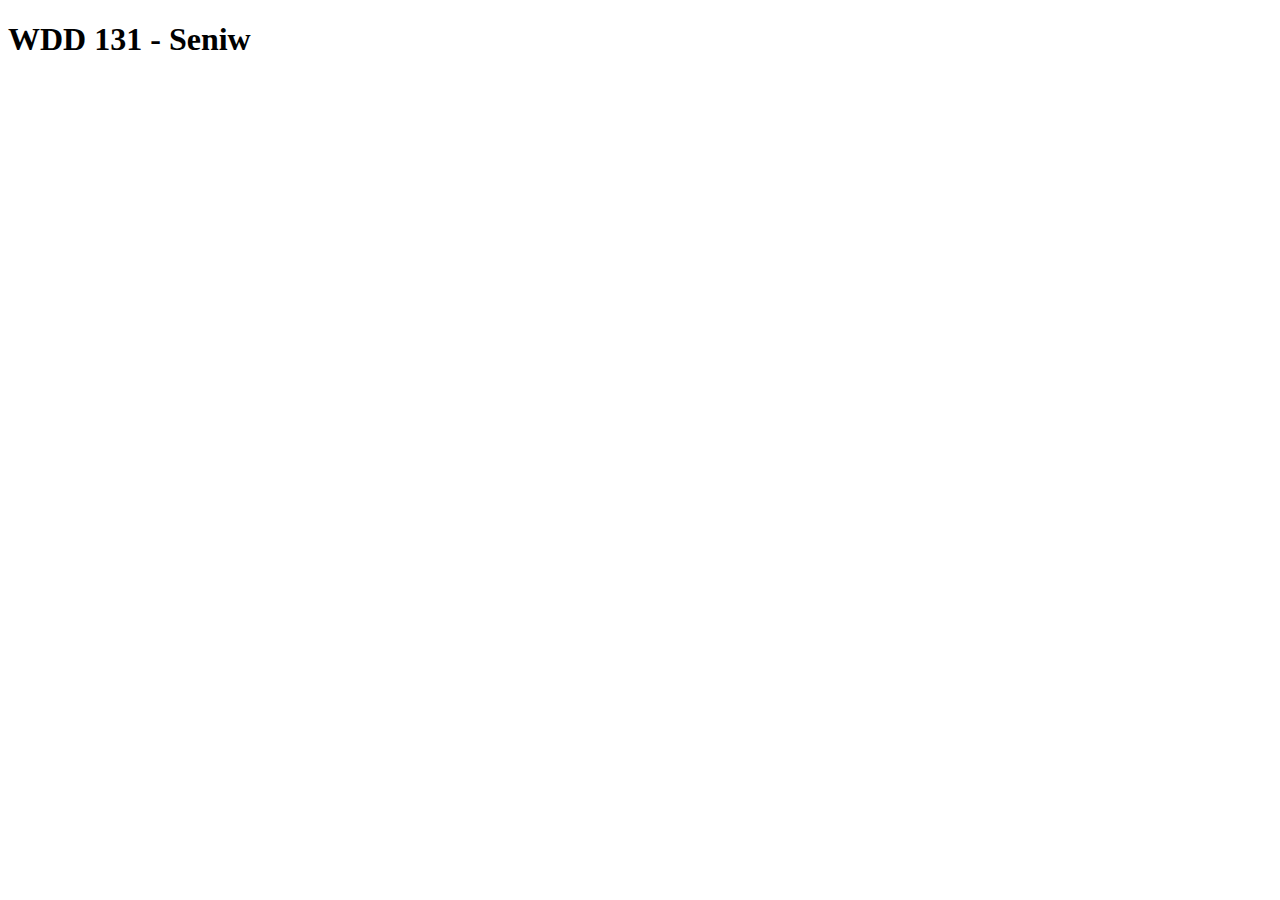
<file: index.html>
<!DOCTYPE html>
<html lang="en">
<head>
    <meta charset="UTF-8">
    <meta name="viewport" content="width=device-width, initial-scale=1.0">
    <title>WDD 131</title>
</head>
<body>
    <h1>WDD 131 -  Seniw</h1>
</body>
</html>
</file>
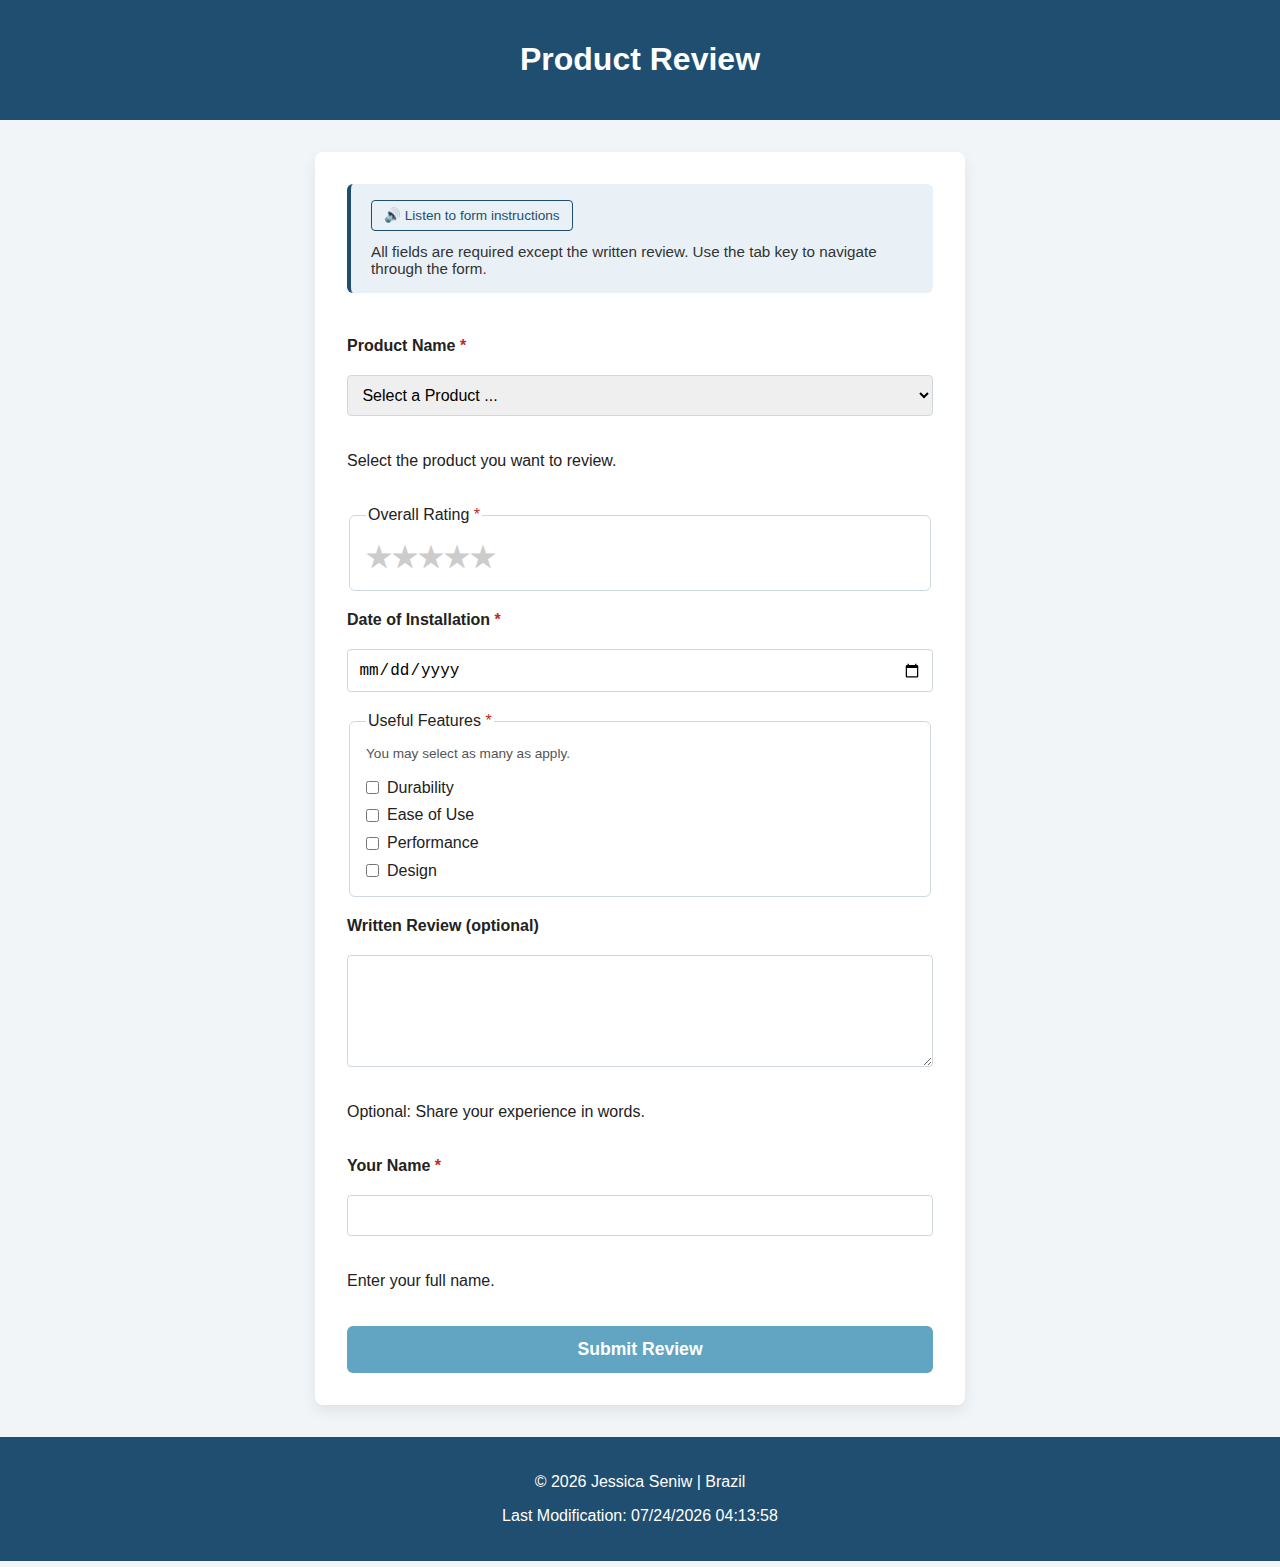
<file: form.html>
<!DOCTYPE html>
<html lang="en">

<head>
    <meta charset="UTF-8">
    <meta name="viewport" content="width=device-width, initial-scale=1.0">

    <!-- ============ FORM PAGE ============ -->
    <meta name="description"
        content="Submit a product review by selecting a product, rating its performance, choosing useful features, and sharing your experience.">
    <meta name="author" content="Jéssica Seniw">

    <title>Product Review Form</title>

    <link rel="stylesheet" href="styles/form.css">
    <script src="scripts/form.js" defer></script>
</head>

<body>

    <!-- ============ FORM PAGE HEADER ============ -->
    <header>
        <h1>Product Review</h1>
    </header>

    <!-- ============ FORM PAGE CONTENT ============ -->
    <main>
        <form method="get" action="review.html" aria-describedby="required-info">

            <!-- Instructions + Accessibility -->
            <section class="form-info" aria-labelledby="form-instructions">
                <button type="button" class="audio-btn" id="audioHelp" aria-label="Listen to form instructions"
                    aria-pressed="false">
                    🔊 Listen to form instructions
                </button>

                <p id="form-instructions">
                    All fields are required except the written review.
                    Use the tab key to navigate through the form.
                </p>
            </section>

            <!-- Product -->
            <label for="product">Product Name <span class="required">*</span></label>
            <select id="product" name="product" required aria-required="true" aria-describedby="productHelp">
                <option value="" disabled selected>Select a Product ...</option>
            </select>
            <p id="productHelp" class="helper-text">Select the product you want to review.</p>

            <!-- Rating -->
            <fieldset class="rating" role="radiogroup" aria-required="true" aria-labelledby="ratingLegend">
                <legend id="ratingLegend">Overall Rating <span class="required">*</span></legend>

                <div class="stars">
                    <input type="radio" id="star5" name="rating" value="5" role="radio" aria-label="5 stars">
                    <label for="star5">★</label>

                    <input type="radio" id="star4" name="rating" value="4" role="radio" aria-label="4 stars">
                    <label for="star4">★</label>

                    <input type="radio" id="star3" name="rating" value="3" role="radio" aria-label="3 stars">
                    <label for="star3">★</label>

                    <input type="radio" id="star2" name="rating" value="2" role="radio" aria-label="2 stars">
                    <label for="star2">★</label>

                    <input type="radio" id="star1" name="rating" value="1" role="radio" required aria-label="1 star">
                    <label for="star1">★</label>
                </div>
            </fieldset>

            <!-- Installation Date -->
            <label for="installDate">Date of Installation <span class="required">*</span></label>
            <input type="date" id="installDate" name="installDate" required aria-required="true">

            <!-- Useful Features -->
            <fieldset class="features">
                <legend>Useful Features <span class="required">*</span></legend>
                <p class="helper-text">You may select as many as apply.</p>

                <label class="checkbox-item">
                    <input type="checkbox" name="features" value="durability" required>
                    Durability
                </label>

                <label class="checkbox-item">
                    <input type="checkbox" name="features" value="easeOfUse">
                    Ease of Use
                </label>

                <label class="checkbox-item">
                    <input type="checkbox" name="features" value="performance">
                    Performance
                </label>

                <label class="checkbox-item">
                    <input type="checkbox" name="features" value="design">
                    Design
                </label>
            </fieldset>

            <!-- Review -->
            <label for="review">Written Review (optional)</label>
            <textarea id="review" name="review" rows="5" aria-describedby="reviewHelp"></textarea>
            <p id="reviewHelp" class="helper-text">Optional: Share your experience in words.</p>

            <!-- Username -->
            <label for="username">Your Name <span class="required">*</span></label>
            <input type="text" id="username" name="username" required aria-required="true"
                aria-describedby="usernameHelp">
            <p id="usernameHelp" class="helper-text">Enter your full name.</p>

            <input type="submit" value="Submit Review">
        </form>
    </main>

    <!-- ============ FORM PAGE FOOTER ============ -->
    <footer>
        <p>© <span id="year"></span> Jessica Seniw | Brazil</p>
        <p class="modified">Last Modification: <span id="lastModified"></span></p>
    </footer>

    <script>
        document.getElementById("year").textContent = new Date().getFullYear();
        document.getElementById("lastModified").textContent = document.lastModified;
    </script>

</body>

</html>
</file>
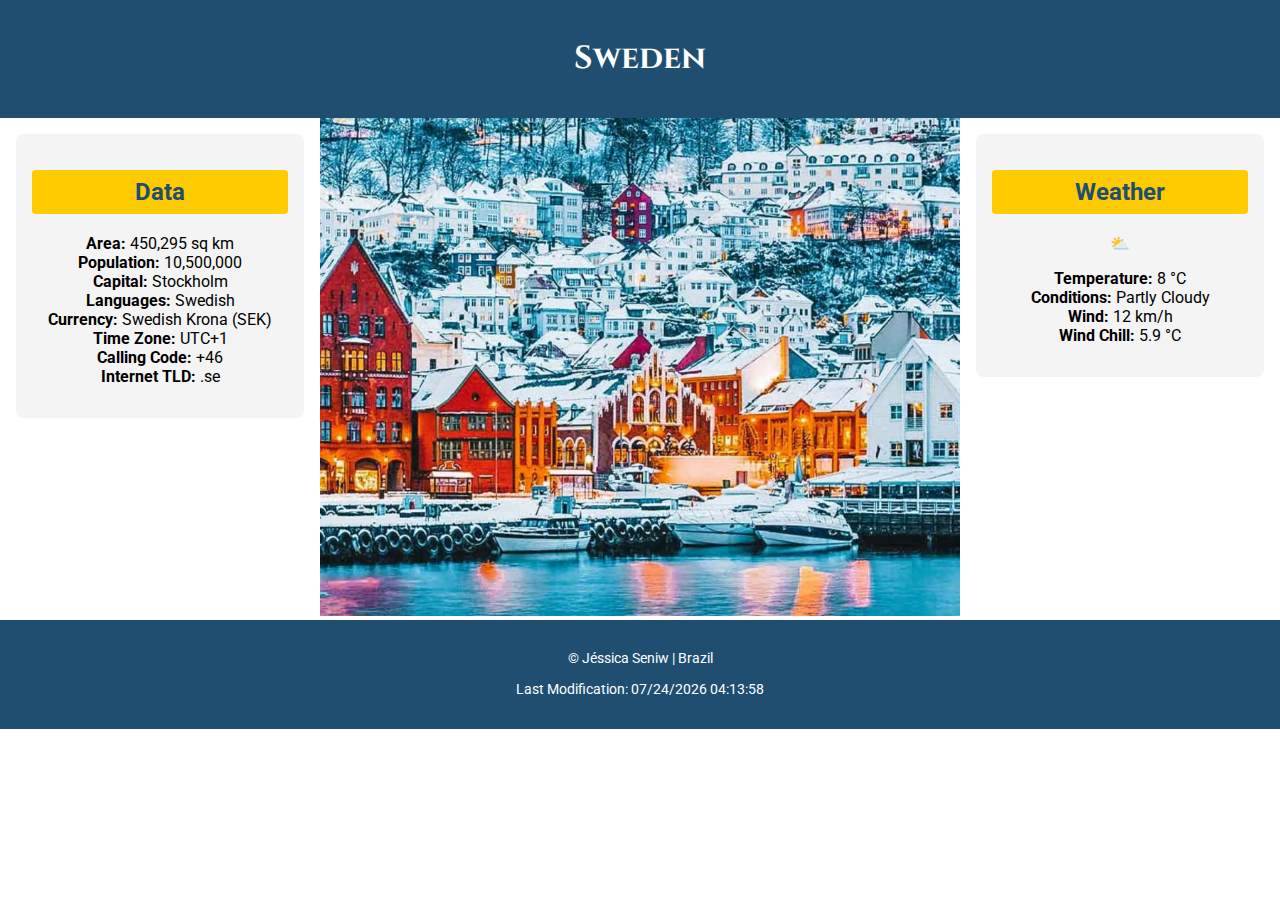
<file: place.html>
<!DOCTYPE html>
<html lang="en">

<head>
    <meta charset="UTF-8">
    <title>Sweden | WDD 131</title>

    <meta name="viewport" content="width=device-width, initial-scale=1.0">
    <meta name="description" content="Information page about Sweden with responsive layout and weather data.">
    <meta name="author" content="Jéssica Seniw">

    <!-- Google Fonts -->
    <link rel="preconnect" href="https://fonts.googleapis.com">
    <link rel="preconnect" href="https://fonts.gstatic.com" crossorigin>
    <link href="https://fonts.googleapis.com/css2?family=Cinzel:wght@600&family=Roboto&display=swap" rel="stylesheet">

    <!-- CSS -->
    <link rel="stylesheet" href="styles/place.css">
    <link rel="stylesheet" href="styles/place-large.css">

    <!-- JS -->
    <script src="scripts/place.js" defer></script>
</head>

<body>

    <header>
        <h1>Sweden</h1>
    </header>

    <main>

        <!-- HERO IMAGE -->
        <section class="hero">
            <picture>
                <source srcset="images/sweden-small.webp" media="(max-width: 600px)">
                <source srcset="images/sweden-medium.webp" media="(max-width: 1024px)">
                <img src="images/sweden-large.webp"
                    alt="Swedish lakeside village with red wooden houses, church and Swedish flag" width="1600"
                    height="900">
            </picture>
        </section>

        <!-- DATA -->
        <section class="data">
            <h2>Data</h2>
            <ul>
                <li><strong>Area:</strong> 450,295 sq km</li>
                <li><strong>Population:</strong> 10,500,000</li>
                <li><strong>Capital:</strong> Stockholm</li>
                <li><strong>Languages:</strong> Swedish</li>
                <li><strong>Currency:</strong> Swedish Krona (SEK)</li>
                <li><strong>Time Zone:</strong> UTC+1</li>
                <li><strong>Calling Code:</strong> +46</li>
                <li><strong>Internet TLD:</strong> .se</li>
            </ul>
        </section>

        <!-- WEATHER -->
        <section class="weather">
            <h2>Weather</h2>
            <div class="weather-icon">⛅</div>
            <ul>
                <li><strong>Temperature:</strong> <span id="temp">8</span> °C</li>
                <li><strong>Conditions:</strong> Partly Cloudy</li>
                <li><strong>Wind:</strong> <span id="wind">12</span> km/h</li>
                <li><strong>Wind Chill:</strong> <span id="chill"></span> °C</li>
            </ul>
        </section>

    </main>

    <footer>
        <p>© <span id="year"></span> Jéssica Seniw | Brazil</p>
        <p>Last Modification: <span id="lastModified"></span></p>
    </footer>

</body>

</html>
</file>
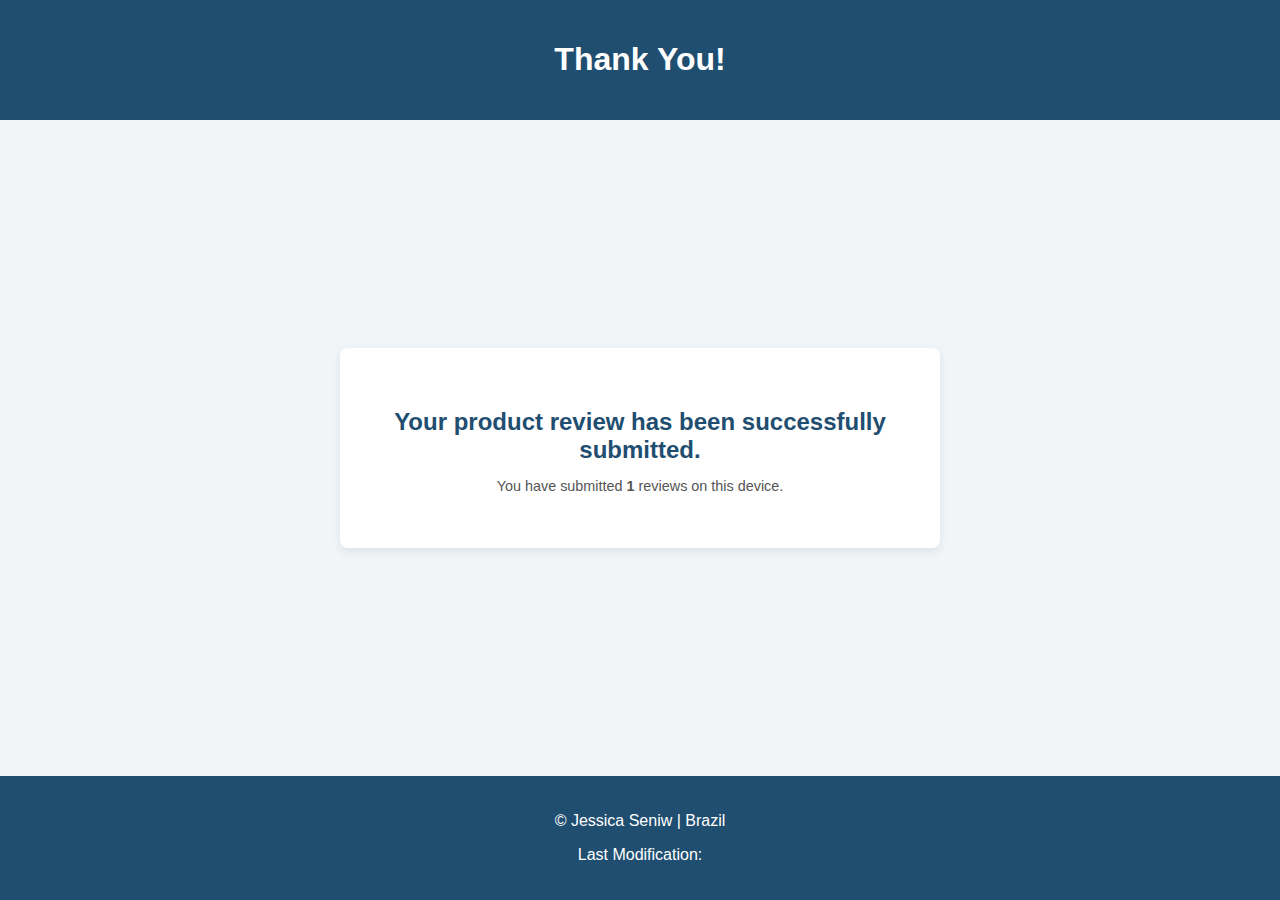
<file: review.html>
<!DOCTYPE html>
<html lang="en">

<head>
    <meta charset="UTF-8">
    <meta name="viewport" content="width=device-width, initial-scale=1.0">
    <meta name="description" content="Confirmation page after submitting a product review.">
    <meta name="author" content="Jéssica Seniw">

    <title>Review Submitted</title>

    <link rel="stylesheet" href="styles/form.css">
    <script src="scripts/review.js" defer></script>
</head>

<body>

    <header>
        <h1>Thank You!</h1>
    </header>

    <main class="confirmation-page">
        <section class="confirmation" aria-live="polite">
            <h2 id="confirmationMessage"></h2>

            <p class="review-info">
                You have submitted
                <strong><span id="reviewCount"></span></strong>
                reviews on this device.
            </p>
        </section>
    </main>

    <footer>
        <p>© <span id="year"></span> Jessica Seniw | Brazil</p>
        <p class="modified">
            Last Modification: <span id="lastModified"></span>
        </p>
    </footer>

</body>

</html>
</file>
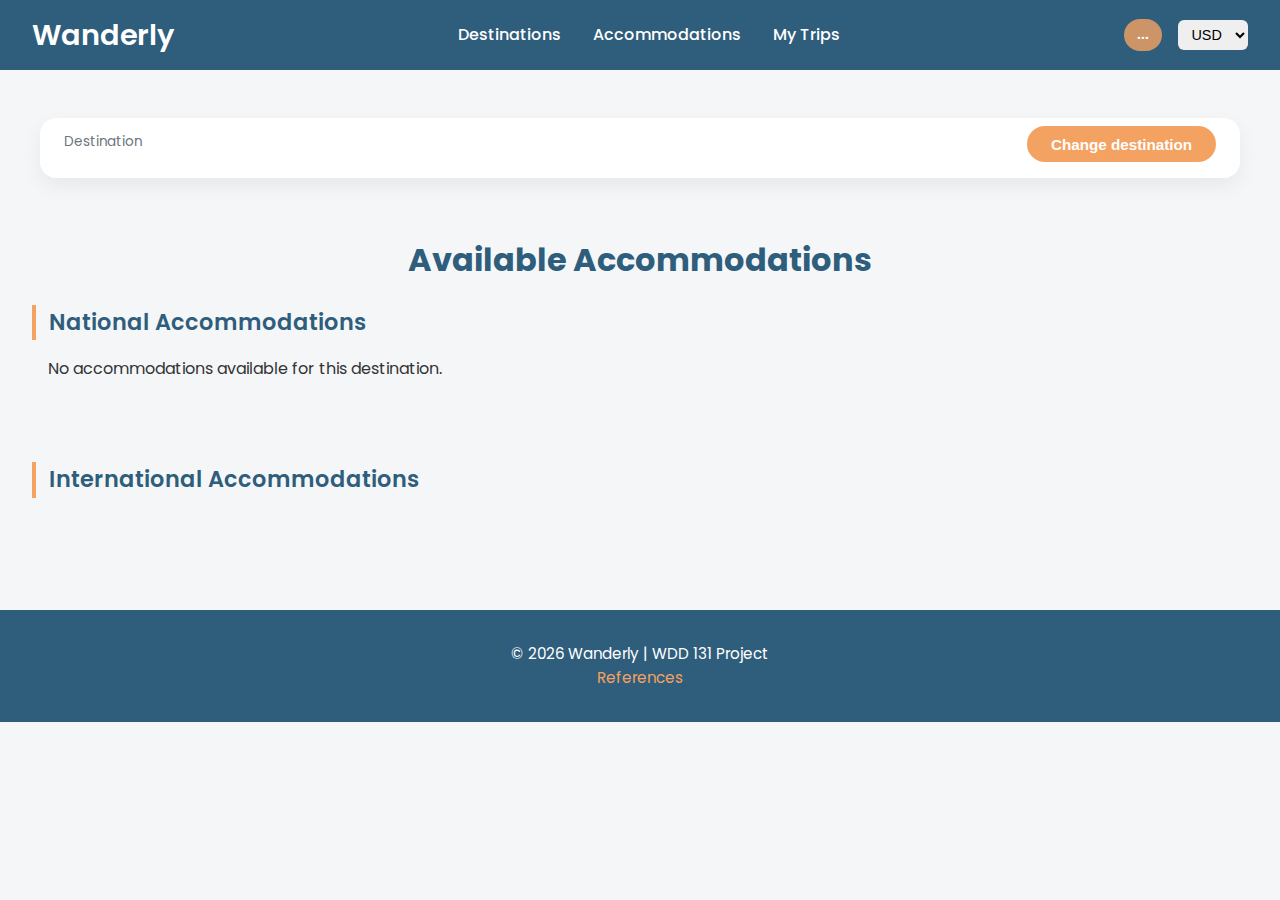
<file: project/listings.html>
<!-- listings.html -->

<!DOCTYPE html>
<html lang="pt-BR">

<head>
    <meta charset="UTF-8">
    <title>Wanderly | Accommodations</title>
    <meta name="viewport" content="width=device-width, initial-scale=1.0">
    <meta name="description" content="Browse available accommodations.">
    <meta name="author" content="Jéssica Seniw">

    <!-- CSS -->
    <link rel="stylesheet" href="styles/wanderly.css">
    <link rel="stylesheet" href="styles/wanderly-large.css">
    <script src="scripts/wanderly.js" defer></script>

    <link rel="preconnect" href="https://fonts.googleapis.com">
    <link rel="preconnect" href="https://fonts.gstatic.com" crossorigin>
    <link href="https://fonts.googleapis.com/css2?family=Poppins:wght@400;600&family=Roboto&display=swap"
        rel="stylesheet">
</head>

<body>
    <header class="main-header">
        <div class="logo">
            <h1>Wanderly</h1>
        </div>

        <nav class="main-nav">
            <ul>
                <li><a href="wanderly.html">Destinations</a></li>
                <li><a href="listings.html">Accommodations</a></li>
                <li><a href="trips.html">My Trips</a></li>
            </ul>
        </nav>

        <div class="header-actions">
            <span class="route-display" id="selected-route">...</span>

            <select id="currency">
                <option value="USD">USD</option>
                <option value="BRL">BRL</option>
                <option value="EUR">EUR</option>
            </select>
        </div>
    </header>

    <section class="search-summary">
        <div class="search-info">
            <span class="label">Destination</span>
            <strong id="current-destination"></strong>
            <span id="stay-period" class="stay-period"></span>
        </div>

        <button class="change-btn" onclick="changeDestination()">
            Change destination
        </button>
    </section>

    <main>
        <section id="listings">
            <h2>Available Accommodations</h2>

            <h3 class="section-subtitle">National Accommodations</h3>
            <div class="grid national-grid"></div>

            <h3 class="section-subtitle">International Accommodations</h3>
            <div class="grid international-grid"></div>
        </section>
    </main>

    <footer>
        <p>&copy; 2026 Wanderly | WDD 131 Project</p>
        <a href="references.html">References</a>
    </footer>
</body>

</html>
</file>
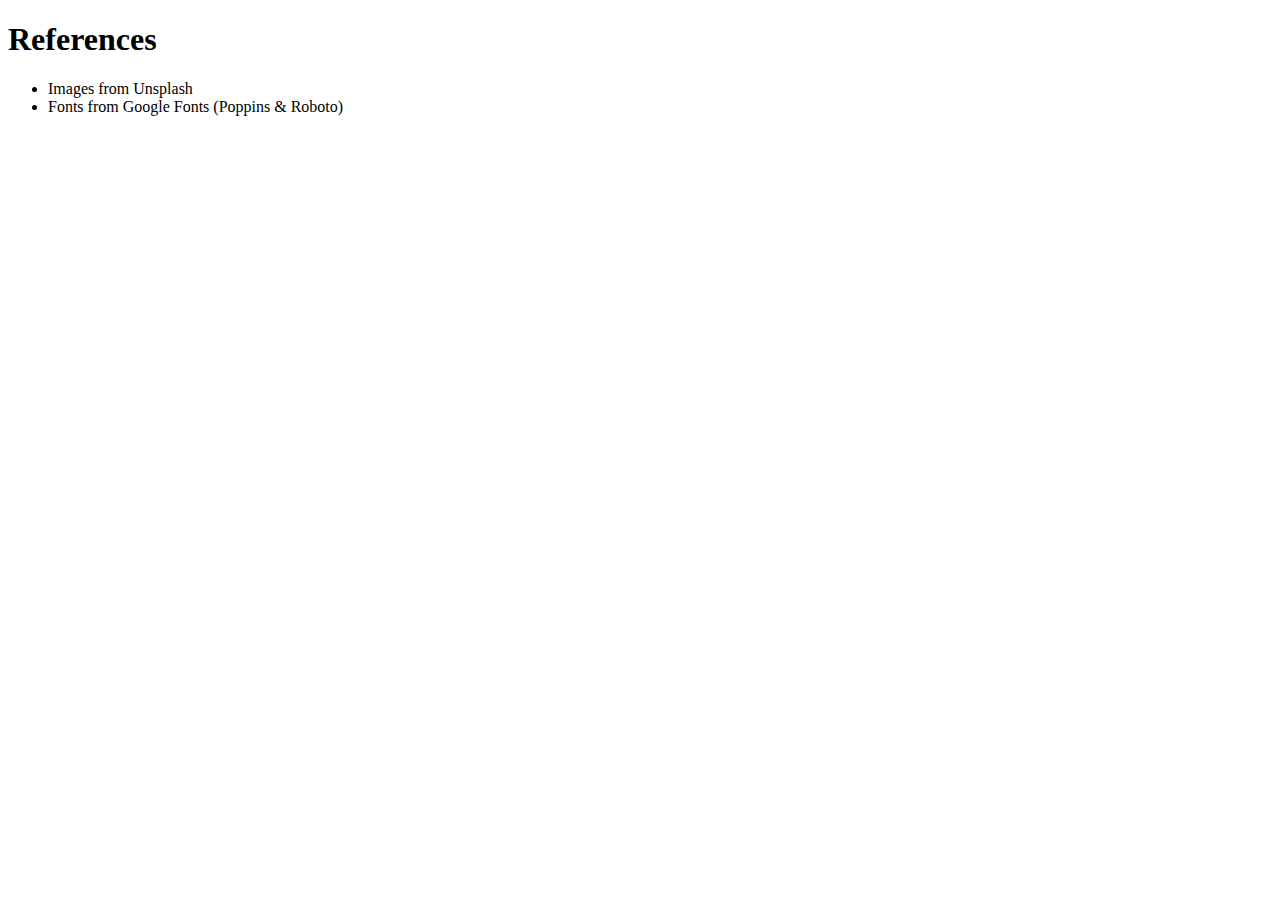
<file: project/references.html>
<!-- references.html -->

<!DOCTYPE html>
<html lang="en">

<head>
    <meta charset="UTF-8">
    <title>References | Wanderly</title>
</head>

<body>
    <h1>References</h1>

    <ul>
        <li>Images from Unsplash</li>
        <li>Fonts from Google Fonts (Poppins & Roboto)</li>
    </ul>

</body>

</html>
</file>
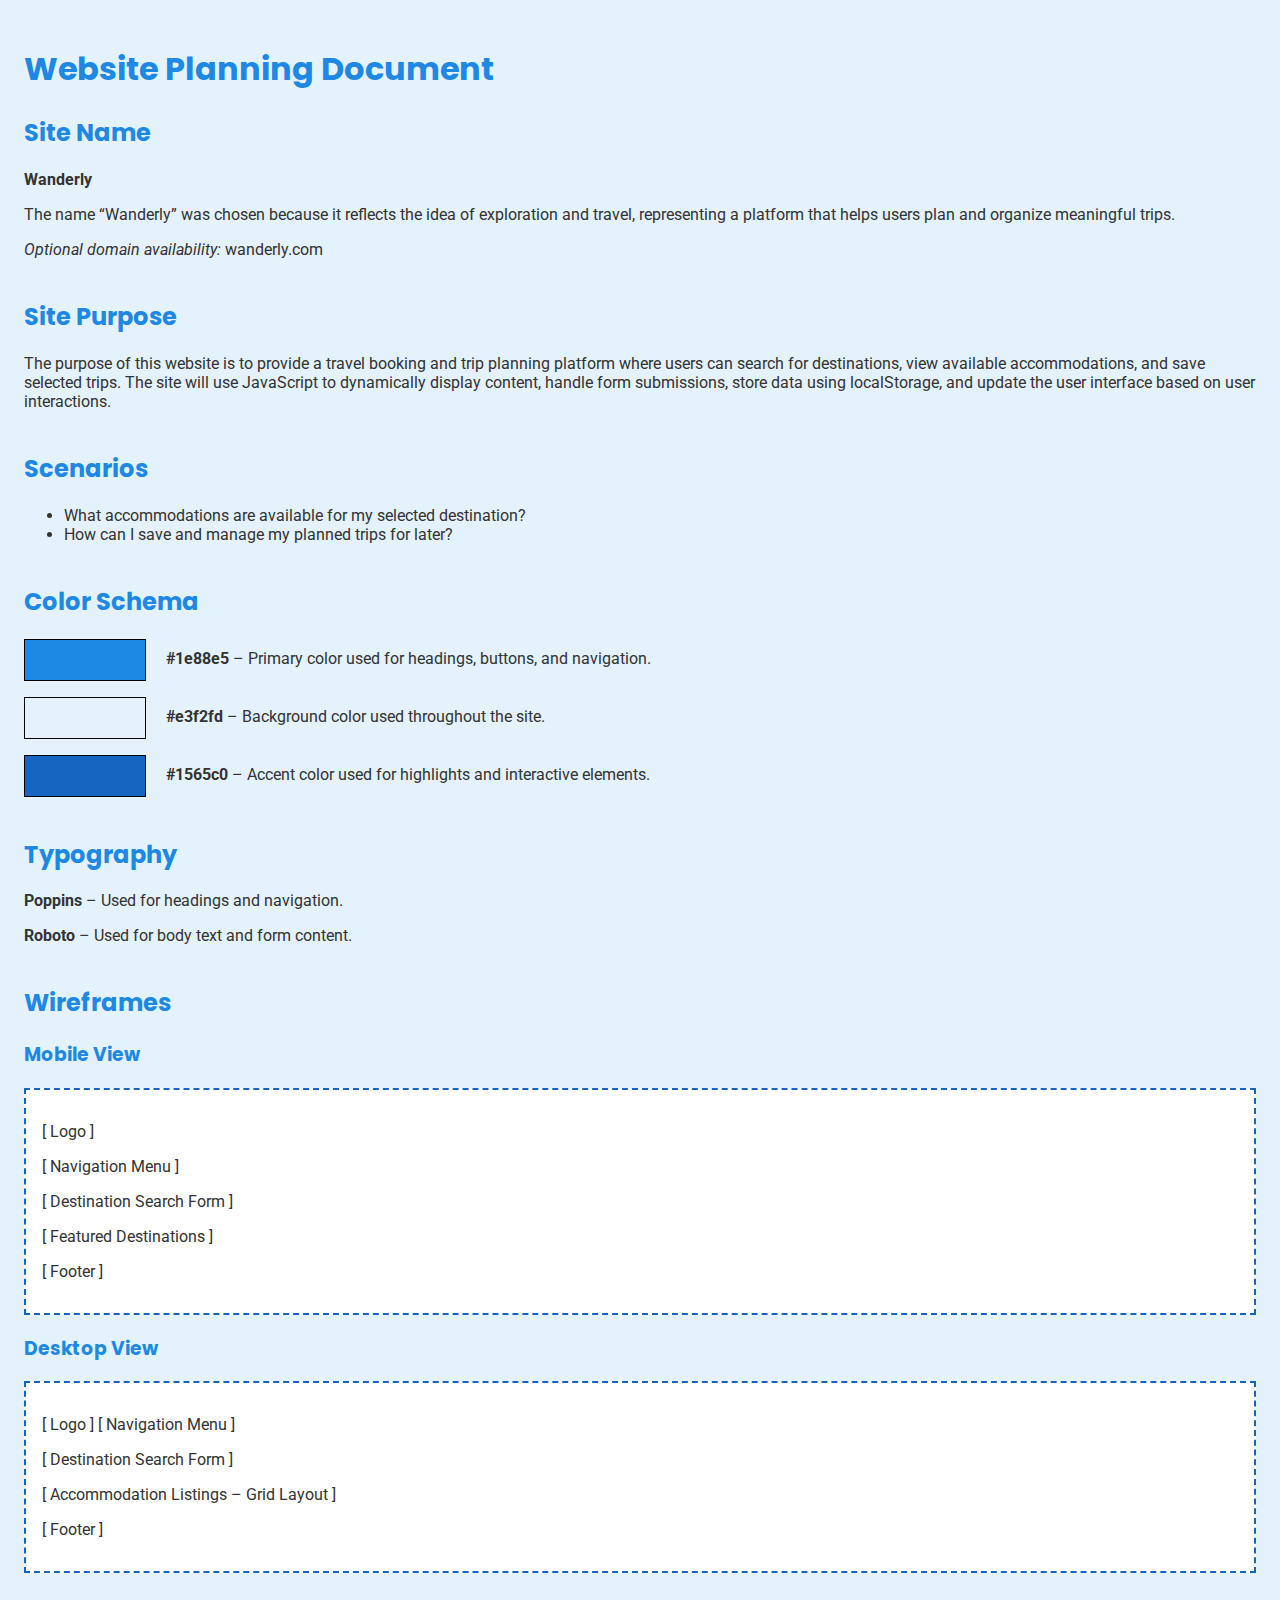
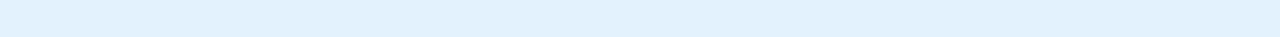
<file: project/siteplan.html>
<!DOCTYPE html>
<html lang="en">

<head>
    <meta charset="UTF-8">
    <title>Site Plan – Travel Planner</title>
    <meta name="viewport" content="width=device-width, initial-scale=1.0">
    <meta name="description"
        content="Travel Planner is a platform that helps users search destinations, explore accommodations, and organize trips in one place">
    <meta name="author" content="Jéssica Seniw"

    <!-- Google Fonts -->
    <link rel="preconnect" href="https://fonts.googleapis.com">
    <link rel="preconnect" href="https://fonts.gstatic.com" crossorigin>
    <link href="https://fonts.googleapis.com/css2?family=Poppins:wght@400;600&family=Roboto&display=swap"
        rel="stylesheet">

    <style>
        :root {
            --primary-color: #1e88e5;
            --secondary-color: #e3f2fd;
            --accent-color: #1565c0;
        }

        body {
            font-family: 'Roboto', sans-serif;
            background-color: var(--secondary-color);
            color: #333;
            margin: 0;
            padding: 1.5rem;
        }

        h1,
        h2,
        h3 {
            font-family: 'Poppins', sans-serif;
            color: var(--primary-color);
        }

        section {
            margin-bottom: 2.5rem;
        }

        .color-box {
            display: inline-block;
            width: 120px;
            height: 40px;
            margin-right: 1rem;
            border: 1px solid #000;
            vertical-align: middle;
        }

        .wireframe {
            border: 2px dashed var(--accent-color);
            background-color: #fff;
            padding: 1rem;
            margin-top: 1rem;
        }
    </style>
</head>

<body>

    <header>
        <h1>Website Planning Document</h1>
    </header>

    <section>
        <h2>Site Name</h2>
        <p><strong>Wanderly</strong></p>
        <p>
            The name “Wanderly” was chosen because it reflects the idea of exploration
            and travel, representing a platform that helps users plan and organize
            meaningful trips.
        </p>
        <p><em>Optional domain availability:</em> wanderly.com</p>
    </section>

    <section>
        <h2>Site Purpose</h2>
        <p>
            The purpose of this website is to provide a travel booking and trip planning platform where users
            can search for destinations, view available accommodations, and save selected trips.
            The site will use JavaScript to dynamically display content, handle form submissions,
            store data using localStorage, and update the user interface based on user interactions.
        </p>
    </section>

    <section>
        <h2>Scenarios</h2>
        <ul>
            <li>What accommodations are available for my selected destination?</li>
            <li>How can I save and manage my planned trips for later?</li>
        </ul>
    </section>

    <section>
        <h2>Color Schema</h2>
        <p>
            <span class="color-box" style="background-color:#1e88e5;"></span>
            <strong>#1e88e5</strong> – Primary color used for headings, buttons, and navigation.
        </p>
        <p>
            <span class="color-box" style="background-color:#e3f2fd;"></span>
            <strong>#e3f2fd</strong> – Background color used throughout the site.
        </p>
        <p>
            <span class="color-box" style="background-color:#1565c0;"></span>
            <strong>#1565c0</strong> – Accent color used for highlights and interactive elements.
        </p>
    </section>

    <section>
        <h2>Typography</h2>
        <p><strong>Poppins</strong> – Used for headings and navigation.</p>
        <p><strong>Roboto</strong> – Used for body text and form content.</p>
    </section>

    <section>
        <h2>Wireframes</h2>

        <h3>Mobile View</h3>
        <div class="wireframe">
            <p>[ Logo ]</p>
            <p>[ Navigation Menu ]</p>
            <p>[ Destination Search Form ]</p>
            <p>[ Featured Destinations ]</p>
            <p>[ Footer ]</p>
        </div>

        <h3>Desktop View</h3>
        <div class="wireframe">
            <p>[ Logo ] [ Navigation Menu ]</p>
            <p>[ Destination Search Form ]</p>
            <p>[ Accommodation Listings – Grid Layout ]</p>
            <p>[ Footer ]</p>
        </div>
    </section>

</body>

</html>
</file>
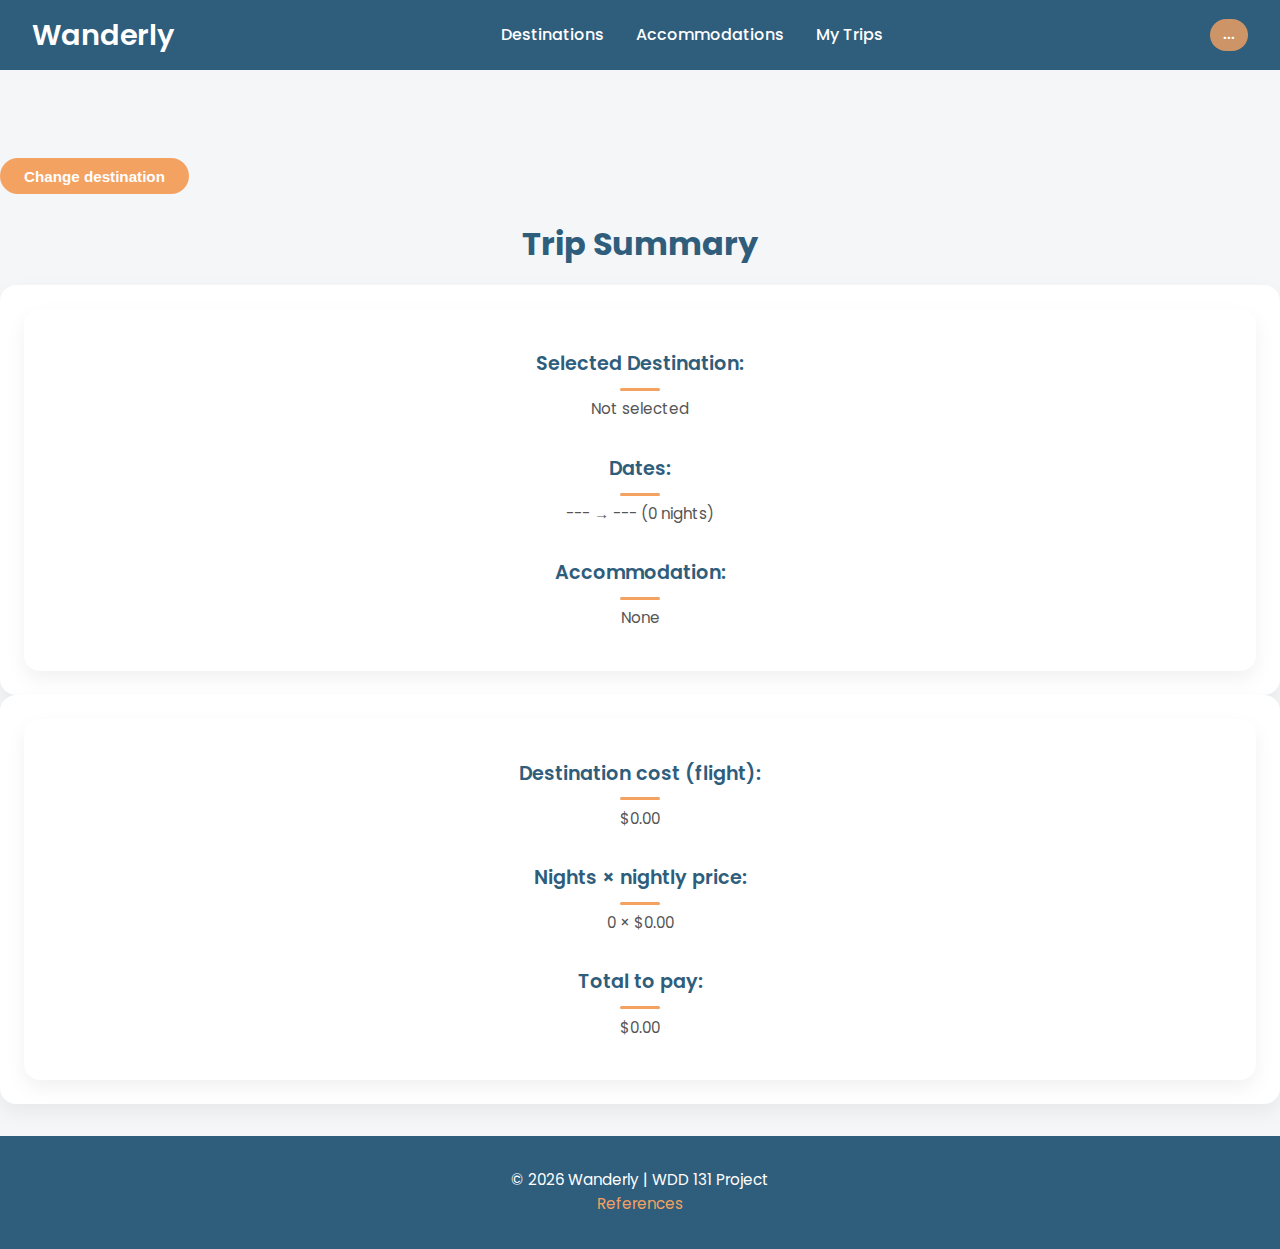
<file: project/trips.html>
<!-- trips.html -->

<!DOCTYPE html>
<html lang="en">

<head>
    <meta charset="UTF-8">
    <title>Wanderly | My Trip</title>
    <meta name="viewport" content="width=device-width, initial-scale=1.0">
    <meta name="description" content="View and manage your saved trips.">
    <meta name="author" content="Jéssica Seniw">

    <!-- CSS -->
    <link rel="stylesheet" href="styles/wanderly.css">
    <link rel="stylesheet" href="styles/wanderly-large.css">
    <script src="scripts/wanderly.js" defer></script>

    <link rel="preconnect" href="https://fonts.googleapis.com">
    <link rel="preconnect" href="https://fonts.gstatic.com" crossorigin>
    <link href="https://fonts.googleapis.com/css2?family=Poppins:wght@400;600&family=Roboto&display=swap"
        rel="stylesheet">
</head>

<body>
    <!-- HEADER -->
    <header class="main-header">
        <div class="logo">
            <h1>Wanderly</h1>
        </div>

        <nav class="main-nav">
            <ul>
                <li><a href="wanderly.html">Destinations</a></li>
                <li><a href="listings.html">Accommodations</a></li>
                <li><a href="trips.html">My Trips</a></li>
            </ul>
        </nav>

        <div class="header-actions">
            <span class="route-display" id="selected-route">...</span>
        </div>
    </header>

    <main>
        <!-- TRIP SUMMARY -->
        <section id="trip-summary">
            <button class="change-btn" onclick="changeDestination()">Change destination</button>
            <h2>Trip Summary</h2>

            <div class="summary-content">
                <!-- Block 1: Destination, dates, and accommodation -->
                <div id="trip-info" class="card"></div>

                <!-- Block 2: Prices -->
                <div id="trip-values" class="card"></div>
            </div>
        </section>
    </main>

    <footer>
        <p>&copy; 2026 Wanderly | WDD 131 Project</p>
        <a href="references.html">References</a>
    </footer>
</body>

</html>
</file>
<file: styles/form.css>
/* =========================================================
   GLOBAL STYLES
   ========================================================= */

:root {
    --primary: #1f4e70;
    --accent: #61a5c2;
    --background: #f1f5f8;
    --surface: #ffffff;
    --text: #222;
    --border: #cfd8dc;
    --focus: #ffb703;
}

* {
    box-sizing: border-box;
}

html,
body {
    height: 100%;
}

body {
    margin: 0;
    font-family: "Segoe UI", Roboto, Arial, sans-serif;
    background-color: var(--background);
    color: var(--text);
    display: flex;
    flex-direction: column;
}

header,
footer {
    background-color: var(--primary);
    color: #fff;
    text-align: center;
    padding: 1.25rem;
}

main {
    flex: 1;
    padding: 2rem 1rem;
}

.required {
    color: #c62828;
}

label {
    font-weight: 600;
}

input,
select,
textarea {
    width: 100%;
    padding: 0.65rem;
    font-size: 1rem;
    border-radius: 4px;
    border: 1px solid var(--border);
}

input:focus,
select:focus,
textarea:focus {
    outline: 2px solid var(--focus);
    outline-offset: 4px;
}

fieldset {
    border: 1px solid var(--border);
    border-radius: 6px;
    padding: 1rem;
}

/* FORM STYLES */
form {
    max-width: 650px;
    margin: 0 auto;
    background-color: var(--surface);
    padding: 2rem;
    border-radius: 8px;
    box-shadow: 0 6px 14px rgba(0, 0, 0, 0.08);
    display: flex;
    flex-direction: column;
    gap: 1.25rem;
}

.form-info {
    max-width: 650px;
    margin: 0 auto 1.5rem;
    padding: 1rem 1.25rem;
    background-color: #e9f1f7;
    border-left: 4px solid var(--primary);
    border-radius: 6px;
    display: flex;
    flex-direction: column;
    gap: 0.75rem;
}

.form-info p {
    margin: 0;
    font-size: 0.95rem;
    color: #333;
}

.audio-btn {
    align-self: flex-start;
    background-color: transparent;
    border: 1px solid var(--primary);
    color: var(--primary);
    padding: 0.4rem 0.75rem;
    border-radius: 4px;
    font-size: 0.85rem;
    cursor: pointer;
}

.audio-btn:hover,
.audio-btn:focus {
    background-color: var(--primary);
    color: #fff;
}

.features {
    display: flex;
    flex-direction: column;
    gap: 0.6rem;
}

.features .helper-text {
    font-size: 0.85rem;
    color: #555;
    margin: 0 0 0.5rem 0;
}

.checkbox-item {
    display: flex;
    align-items: center;
    gap: 0.5rem;
    font-weight: 400;
    cursor: pointer;
}

.checkbox-item input[type="checkbox"] {
    width: auto;
    margin: 0;
}

/* Rating stars */
.rating .stars {
    display: flex;
    flex-direction: row-reverse;
    justify-content: flex-end;
}

.rating input {
    display: none;
}

.rating label {
    font-size: 1.8rem;
    color: #ccc;
    cursor: pointer;
}

.rating input:checked~label,
.rating label:hover,
.rating label:hover~label {
    color: #ffb703;
}

input[type="submit"] {
    background-color: var(--accent);
    color: #fff;
    border: none;
    padding: 0.8rem;
    font-size: 1.1rem;
    font-weight: 700;
    border-radius: 6px;
    cursor: pointer;
}

input[type="submit"]:hover {
    background-color: var(--primary);
}

/* CONFIRMATION PAGE */
.confirmation-page {
    display: flex;
    justify-content: center;
    align-items: center;
    flex: 1;
}

.confirmation {
    background-color: var(--surface);
    padding: 2.5rem 2rem;
    border-radius: 8px;
    box-shadow: 0 4px 10px rgba(0, 0, 0, 0.08);
    max-width: 600px;
    width: 100%;
    text-align: center;
}

.confirmation h2 {
    font-size: 1.5rem;
    margin-bottom: 0.75rem;
    color: var(--primary);
}

.confirmation .review-info {
    font-size: 0.9rem;
    color: #555;
}

/* sr-only helper */
.sr-only {
    position: absolute;
    width: 1px;
    height: 1px;
    padding: 0;
    margin: -1px;
    overflow: hidden;
    clip: rect(0, 0, 0, 0);
    border: 0;
}

/* ======================= MEDIA QUERIES ======================= */
@media (max-width: 600px) {
    form {
        padding: 1rem;
    }

    .stars label {
        font-size: 1.5rem;
    }
}
</file>
<file: styles/place.css>
/* ================= ROOT VARIABLES ================= */
:root {
    --primary-color: #1f4e70;
    /* Sweden blue */
    --secondary-color: #FECB00;
    /* Sweden yellow */
    --light-bg: #f4f4f4;
    --text-dark: #222;
    --radius: 8px;

    --heading-font: 'Cinzel', serif;
    --body-font: 'Roboto', sans-serif;
}

/* ================= BASE ================= */
* {
    box-sizing: border-box;
}

body {
    margin: 0;
    text-align: center;
    font-family: 'Roboto', sans-serif;
}

header {
    background-color: var(--primary-color);
    color: white;
    padding: 1rem;
}

header h1 {
    font-family: var(--heading-font);
}

.hero img {
    width: 100%;
    height: auto;
}

.data,
.weather {
    background: var(--light-bg);
    margin: 1rem;
    padding: 1rem;
    border-radius: var(--radius);
}

h2 {
    background-color: var(--secondary-color);
    color: var(--primary-color);
    padding: 0.5rem;
    border-radius: 4px;
}

ul {
    list-style: none;
    padding: 0;
}

/* Mobile shows SVG */
.weather-icon {
    display: block;
    margin: 1rem 0;
}

/* Emoji hidden on mobile */
.weather-emoji {
    display: none;
}

footer {
    background-color: var(--primary-color);
    color: white;
    padding: 1rem;
    font-size: 0.9rem;
}
</file>
<file: styles/place-large.css>
@media (min-width: 900px) {

    main {
        display: grid;
        grid-template-columns: 1fr 2fr 1fr;
        grid-template-areas:
            "data hero weather";
        align-items: start;
    }

    .hero {
        grid-area: hero;
    }

    .data {
        grid-area: data;
    }

    .weather {
        grid-area: weather;
    }

}
</file>
<file: project/styles/wanderly-large.css>
/* =========================================
   WANDERLY LARGE SCREEN STYLES
========================================= */
@media (min-width: 900px) {

    /* ===== MAIN ===== */
    main {
        padding: 2rem 0;
    }

    /* ===== HEADER ===== */
    .main-header {
        margin-bottom: 3rem;
    }

    #listings>h2 {
        margin-top: 0.6rem;
    }

    header {
        padding: 1.2rem 3rem;
    }

    nav ul {
        gap: 2.5rem;
    }

    nav a {
        font-size: 1rem;
        font-weight: 600;
    }

    .search-summary {
        margin-top: 3rem;
        /* more breathing space on desktop */
    }

    /* ===== HERO (FIXED) ===== */
    .hero {
        height: auto;
        /* 🔴 REMOVE the blank space */
        padding: 1.5rem 1rem;
        /* elegant spacing, not exaggerated */
        align-items: center;
    }

    .hero-overlay {
        max-width: 700px;
    }

    .hero h2 {
        font-size: 3rem;
        margin-bottom: 0.8rem;
    }

    /* ===== SEARCH FORM ===== */
    #searchForm {
        max-width: 600px;
        margin: 0 auto;
        display: flex;
        gap: 0.5rem;
    }

    #searchForm select {
        flex: 1;
        padding: 1rem 1.5rem;
        font-size: 1rem;
    }

    /* ===== SECTION TITLES ===== */
    section h2 {
        margin-top: 1.5rem;
        margin-bottom: 1rem;
    }

    /* ===== GRID ===== */
    .grid {
        gap: 2.5rem;
        padding: 0 3rem 4rem;
    }

    .national-grid,
    .international-grid {
        grid-template-columns: repeat(auto-fit, minmax(280px, 1fr));
    }

    /* ===== CARDS ===== */
    .card {
        padding: 1.5rem;
        border-radius: 16px;
    }

    .card img {
        width: 200px;
        height: 120px;
    }

    .card:hover {
        transform: translateY(-6px);
        box-shadow: 0 14px 30px rgba(0, 0, 0, 0.15);
    }

    /* ===== MODAL ===== */
    .modal-content {
        max-width: 500px;
        padding: 2.5rem;
    }

    .modal-buttons button {
        padding: 0.7rem 1.5rem;
        font-size: 0.95rem;
    }

    /* ===== FOOTER ===== */
    footer {
        padding: 2rem;
        font-size: 0.95rem;
    }
}

@media (max-width: 768px) {
    .search-form {
        flex-direction: column;
        align-items: stretch;
    }
}
</file>
<file: project/styles/wanderly.css>
/* =========================================
   GLOBAL RESET
========================================= */
* {
    margin: 0;
    padding: 0;
    box-sizing: border-box;
}

body {
    font-family: 'Poppins', sans-serif;
    background-color: #f4f6f8;
    color: #333;
    line-height: 1.6;
}

img {
    max-width: 100%;
    display: block;
}

/* =========================================
   HEADER
========================================= */
header {
    margin-bottom: 0;
}

.main-header {
    background-color: #2f5d7c;
    height: 70px;
    display: flex;
    align-items: center;
    justify-content: space-between;
    padding: 0 2rem;
    margin-bottom: 2rem;
    /* 🔥 ISSO resolve */
}

.logo h1 {
    color: #fff;
    font-size: 1.8rem;
    font-weight: 600;
}

.main-nav ul {
    display: flex;
    list-style: none;
    gap: 2rem;
}

.main-nav a {
    text-decoration: none;
    color: #fff;
    font-weight: 500;
    transition: opacity 0.3s ease;
}

.main-nav a:hover {
    opacity: 0.7;
}

.header-actions {
    display: flex;
    align-items: center;
    gap: 1rem;
}

#currency {
    padding: 0.35rem 0.6rem;
    border-radius: 6px;
    border: none;
    font-size: 0.9rem;
    cursor: pointer;
}

/* =========================================
   ROUTE DISPLAY
========================================= */
.route-display {
    color: #fff;
    font-weight: 600;
    font-size: 0.9rem;
    background-color: rgba(244, 162, 97, 0.8);
    padding: 0.3rem 0.8rem;
    border-radius: 20px;
}

/* =========================================
   HERO COMPACTO (sem imagem)
========================================= */
.hero {
    width: 100%;
    height: auto;
    padding: 0.5rem 1rem;
    /* espaço reduzido */
    background-color: #f4f6f8;
    display: flex;
    justify-content: center;
    align-items: flex-start;
}

.hero-overlay {
    width: 100%;
    max-width: 600px;
    display: flex;
    flex-direction: column;
    align-items: center;
    justify-content: flex-start;
    text-align: center;
    margin: 0;
    padding: 0;
}

.hero h2 {
    font-size: 1.8rem;
    color: #2f5d7c;
    margin: 0 0 0.3rem 0;
    /* margem mínima */
    text-align: center;
}

/* =========================================
   SELECTED DESTINATION (LISTINGS PAGE)
========================================= */
#selected-destination {
    max-width: 700px;
    margin: 1.5rem auto 2rem;
    padding: 1.5rem 2rem;
    background-color: #ffffff;
    border-radius: 16px;
    box-shadow: 0 8px 20px rgba(0, 0, 0, 0.06);
    text-align: center;
}

#selected-destination h2 {
    font-size: 1.8rem;
    margin-bottom: 0.5rem;
    color: #2f5d7c;
}

#destination-name {
    font-size: 1.2rem;
    font-weight: 600;
    color: #f4a261;
    margin-bottom: 1rem;
}

#selected-destination button {
    margin-top: 0.5rem;
}

/* =========================================
   SEARCH SUMMARY (LISTINGS TOP BAR)
========================================= */
.search-summary {
    max-width: 1200px;
    margin: 1.2rem auto 0.4rem;
    /* 🔥 reduz espaço abaixo */
    padding: 1rem 1.5rem;

    background-color: #ffffff;
    border-radius: 16px;
    box-shadow: 0 8px 20px rgba(0, 0, 0, 0.06);

    display: flex;
    justify-content: space-between;
    align-items: center;
    gap: 1.5rem;
}

#listings>h2 {
    margin-top: 0.3rem;
    /* 🔥 aproxima do bloco */
    margin-bottom: 1.2rem;
}

.search-info {
    display: flex;
    flex-direction: column;
}

.search-info .label {
    font-size: 0.85rem;
    color: #6c757d;
}

#current-destination {
    font-size: 1.1rem;
    font-weight: 600;
    color: #2f5d7c;
}

.change-btn {
    padding: 0.6rem 1.5rem;
    border-radius: 20px;
    border: none;
    background-color: #f4a261;
    color: #fff;
    font-weight: 600;
    font-size: 0.95rem;
    cursor: pointer;

    transition: background-color 0.3s ease, transform 0.2s ease;
}

.change-btn:hover {
    background-color: #e5943f;
    transform: scale(1.05);
}


/* =========================================
   SEARCH FORM / SELECT
========================================= */
#searchForm {
    margin: 0;
    width: 100%;
    max-width: 600px;
    display: flex;
    justify-content: center;
    gap: 0.5rem;
}

#searchForm select {
    width: 100%;
    max-width: 320px;
    padding: 0.6rem 1rem;
    font-size: 0.95rem;
    border-radius: 30px;
    border: none;
    font-family: 'Poppins', sans-serif;
    outline: none;
    appearance: none;
    background-color: #f4a261;
    color: #fff;
    font-weight: 600;
    cursor: pointer;
    box-shadow: 0 4px 12px rgba(0, 0, 0, 0.08);
    padding-right: 2.5rem;
    background-image: url("data:image/svg+xml,%3Csvg xmlns='http://www.w3.org/2000/svg' width='16' height='16' fill='%23fff' viewBox='0 0 16 16'%3E%3Cpath d='M1.5 5l6 6 6-6' stroke='%23fff' stroke-width='2' fill='none' stroke-linecap='round'/%3E%3C/svg%3E");
    background-repeat: no-repeat;
    background-position: right 1rem center;
    background-size: 14px;
    transition: transform 0.2s ease;
}

#searchForm select:hover {
    transform: scale(1.02);
}

#searchForm select:focus {
    box-shadow: 0 0 0 3px rgba(244, 162, 97, 0.4);
}

/* =================
   BOTÃO CHANGE DESTINATION
================== */
#change-destination {
    display: block;
    margin: 0.5rem auto 0.5rem;
    /* reduz espaço vertical */
    padding: 0.6rem 1.5rem;
    border-radius: 20px;
    border: none;
    background-color: #f4a261;
    color: #fff;
    font-weight: 600;
    font-size: 1rem;
    cursor: pointer;
    transition: background-color 0.3s ease, transform 0.2s ease;
}

#change-destination:hover {
    background-color: #e5943f;
    transform: scale(1.05);
}

/* =========================================
   SECTION TITLES
========================================= */
section:first-of-type {
    margin-top: 0;
    /* remove grande espaço entre hero e seção */
    padding-top: 0.5rem;
    /* um pouco de respiro */
}

section h2 {
    text-align: center;
    font-size: 2rem;
    margin: 0.5rem 0 0.5rem;
    color: #2f5d7c;
}

.section-subtitle {
    margin: 1rem 2rem 1rem;
    font-size: 1.4rem;
    font-weight: 600;
    color: #2f5d7c;
    border-left: 4px solid #f4a261;
    padding-left: 0.8rem;
}

/* =========================================
   GRID / CARDS
========================================= */
.grid {
    display: grid;
    grid-template-columns: repeat(auto-fit, minmax(250px, 1fr));
    gap: 2rem;
    padding: 0 2rem 3rem;
}

.card {
    display: flex;
    flex-direction: column;
    background-color: #fff;
    border-radius: 14px;
    overflow: hidden;
    box-shadow: 0 8px 20px rgba(0, 0, 0, 0.06);
    padding-bottom: 1.5rem;
    transition: transform 0.3s ease, box-shadow 0.3s ease, opacity 0.3s ease;
}

.card img {
    width: 100%;
    height: 210px;
    object-fit: cover;
}

.card:hover {
    transform: translateY(-5px);
    box-shadow: 0 12px 25px rgba(0, 0, 0, 0.15);
}

.card h3 {
    font-size: 1.2rem;
    font-weight: 600;
    color: #2f5d7c;
    margin: 1rem 0 0.4rem;
    text-align: center;
}

.card h3::after {
    content: "";
    display: block;
    width: 40px;
    height: 3px;
    background-color: #f4a261;
    margin: 0.5rem auto 0;
    border-radius: 2px;
}

.card p {
    text-align: center;
    margin-bottom: 1rem;
    font-size: 0.95rem;
    color: #555;
}

.card button {
    display: block;
    margin: 0 auto;
    padding: 0.5rem 1.2rem;
    border-radius: 20px;
    border: none;
    background-color: #2f5d7c;
    color: #fff;
    font-weight: 600;
    cursor: pointer;
    transition: background-color 0.3s ease, transform 0.2s ease;
}

.card button:hover {
    background-color: #24495a;
    transform: scale(1.05);
}

/* =================
   CARD HIGHLIGHT
================== */
.card.selected {
    transform: scale(1.05);
    box-shadow: 0 12px 25px rgba(244, 162, 97, 0.6);
}

.card.not-selected {
    opacity: 0.5;
}

.card.selected button {
    background-color: #f4a261;
    color: #fff;
}

.card.selected button:hover {
    background-color: #e5943f;
}

/* =========================================
   MODAL
========================================= */
.modal {
    position: fixed;
    top: 0;
    left: 0;
    width: 100%;
    height: 100%;
    background-color: rgba(0, 0, 0, 0.6);
    display: flex;
    justify-content: center;
    align-items: center;
    z-index: 1000;
}

.modal.hidden {
    display: none;
}

.modal-content {
    background-color: #fff;
    padding: 2rem;
    border-radius: 12px;
    text-align: center;
    max-width: 400px;
    width: 90%;
    box-shadow: 0 8px 20px rgba(0, 0, 0, 0.2);
}

.modal-content p {
    margin-bottom: 1.5rem;
    font-size: 1.1rem;
    color: #2f5d7c;
    font-weight: 600;
}

.modal-buttons button {
    margin: 0.5rem;
    padding: 0.6rem 1.2rem;
    border: none;
    border-radius: 8px;
    font-weight: 600;
    cursor: pointer;
    transition: background-color 0.2s ease;
}

#goTrips {
    background-color: #2f5d7c;
    color: #fff;
}

#goAccommodations {
    background-color: #f4a261;
    color: #fff;
}

#closeModal {
    background-color: #ccc;
    color: #333;
}

.modal-buttons button:hover {
    opacity: 0.85;
}

.search-form {
    display: flex;
    gap: 1rem;
    margin-top: 1.5rem;
    justify-content: center;
    flex-wrap: wrap;
}

.form-field {
    display: flex;
    flex-direction: column;
    font-size: 0.85rem;
    min-width: 160px;
}

.form-field label {
    margin-bottom: 0.3rem;
    color: #fff;
}

.form-field input,
.form-field select {
    padding: 0.5rem;
    border-radius: 6px;
    border: none;
    font-family: inherit;
}

#searchForm input[type="date"] {
    background-color: #fff;
    color: #333;
    font-weight: 500;
}

.stay-period {
    display: block;
    margin-top: 0.3rem;
    font-size: 0.9rem;
    color: #666;
}

/* =========================================
   FOOTER
========================================= */
footer {
    background-color: #2f5d7c;
    color: #fff;
    text-align: center;
    padding: 1.5rem 1rem;
}

footer a {
    color: #f4a261;
    text-decoration: none;
}

footer a:hover {
    text-decoration: underline;
}
</file>
